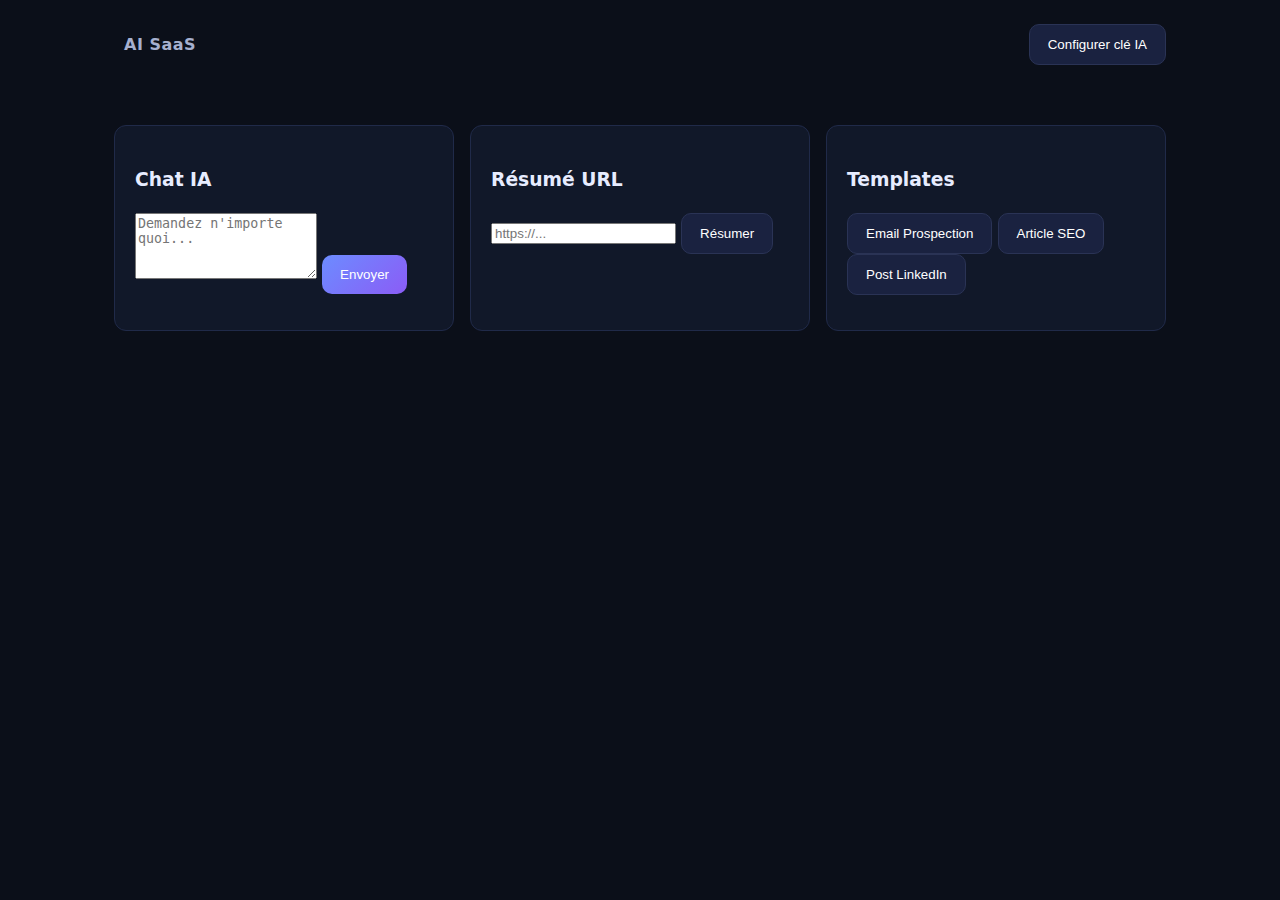
<file: app.html>
<!doctype html>
<html lang="fr">
<head>
  <meta charset="utf-8" />
  <meta name="viewport" content="width=device-width, initial-scale=1" />
  <title>AI SaaS — App</title>
  <link rel="stylesheet" href="/styles.css" />
</head>
<body>
  <div class="container">
    <nav class="nav">
      <a href="/" class="logo">AI SaaS</a>
      <div>
        <button id="set-key" class="btn">Configurer clé IA</button>
      </div>
    </nav>

    <section class="grid-3">
      <div class="card">
        <h3>Chat IA</h3>
        <textarea id="chat-input" rows="4" placeholder="Demandez n'importe quoi..."></textarea>
        <button id="chat-send" class="btn primary">Envoyer</button>
        <pre id="chat-out" style="white-space:pre-wrap"></pre>
      </div>
      <div class="card">
        <h3>Résumé URL</h3>
        <input id="url" placeholder="https://..." />
        <button id="summarize" class="btn">Résumer</button>
        <pre id="sum-out" style="white-space:pre-wrap"></pre>
      </div>
      <div class="card">
        <h3>Templates</h3>
        <button class="btn">Email Prospection</button>
        <button class="btn">Article SEO</button>
        <button class="btn">Post LinkedIn</button>
      </div>
    </section>
  </div>

  <script>
    async function call(prompt){
      const key = localStorage.getItem('HF_KEY')||'';
      const resp = await fetch('https://api-inference.huggingface.co/models/google/gemma-2b-it',{
        method:'POST',headers:{'Authorization':'Bearer '+key},
        body: JSON.stringify({inputs: prompt})
      });
      if(!resp.ok) return 'Configurez votre clé IA (HF_KEY)';
      const data = await resp.json();
      return data?.[0]?.generated_text || 'Réponse générée.';
    }
    document.getElementById('set-key').onclick=()=>{
      const v = prompt('Entrez votre clé HuggingFace (HF API Key)');
      if(v) localStorage.setItem('HF_KEY', v);
      alert('Clé sauvegardée');
    }
    document.getElementById('chat-send').onclick=async()=>{
      const prompt = document.getElementById('chat-input').value;
      document.getElementById('chat-out').textContent = '⏳';
      document.getElementById('chat-out').textContent = await call(prompt);
    }
    document.getElementById('summarize').onclick=async()=>{
      const url = document.getElementById('url').value;
      document.getElementById('sum-out').textContent = '⏳';
      document.getElementById('sum-out').textContent = await call('Résume cette page en 5 points clés: '+url);
    }
  </script>
</body>
</html>
</file>
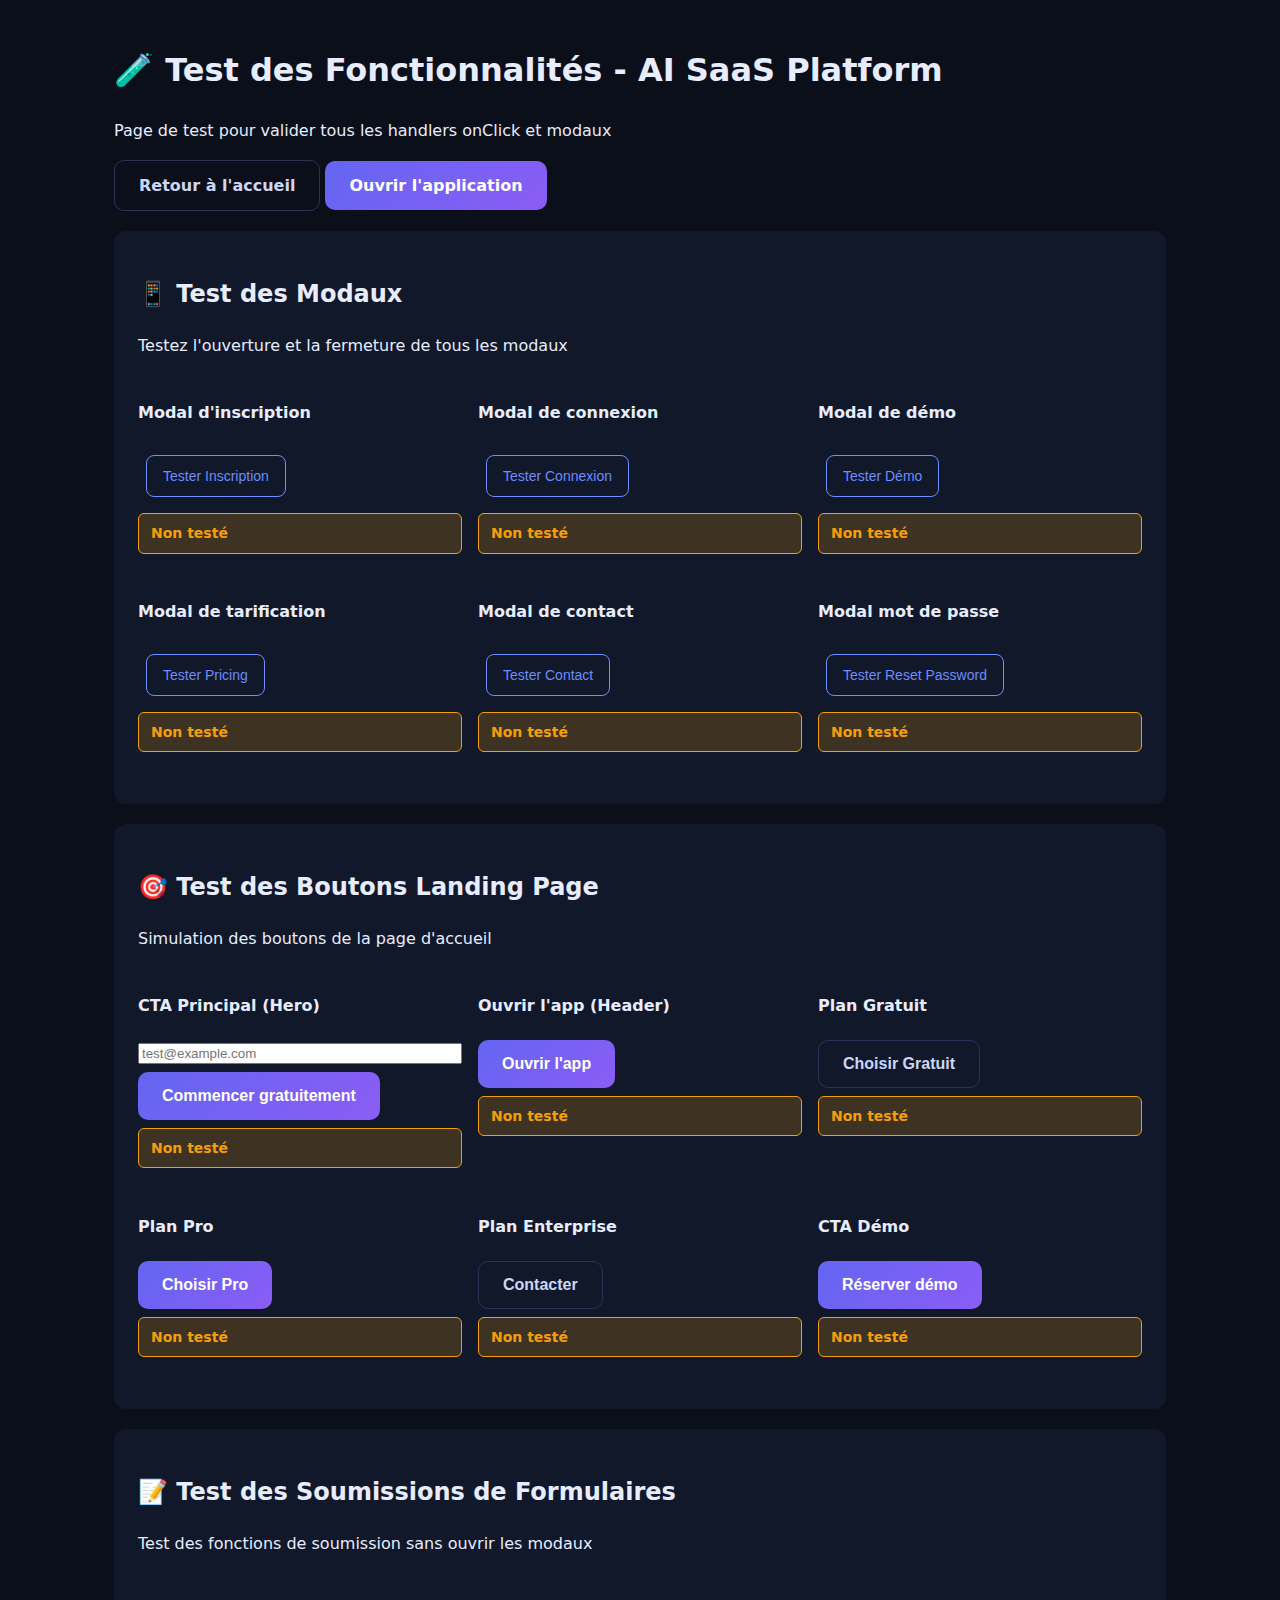
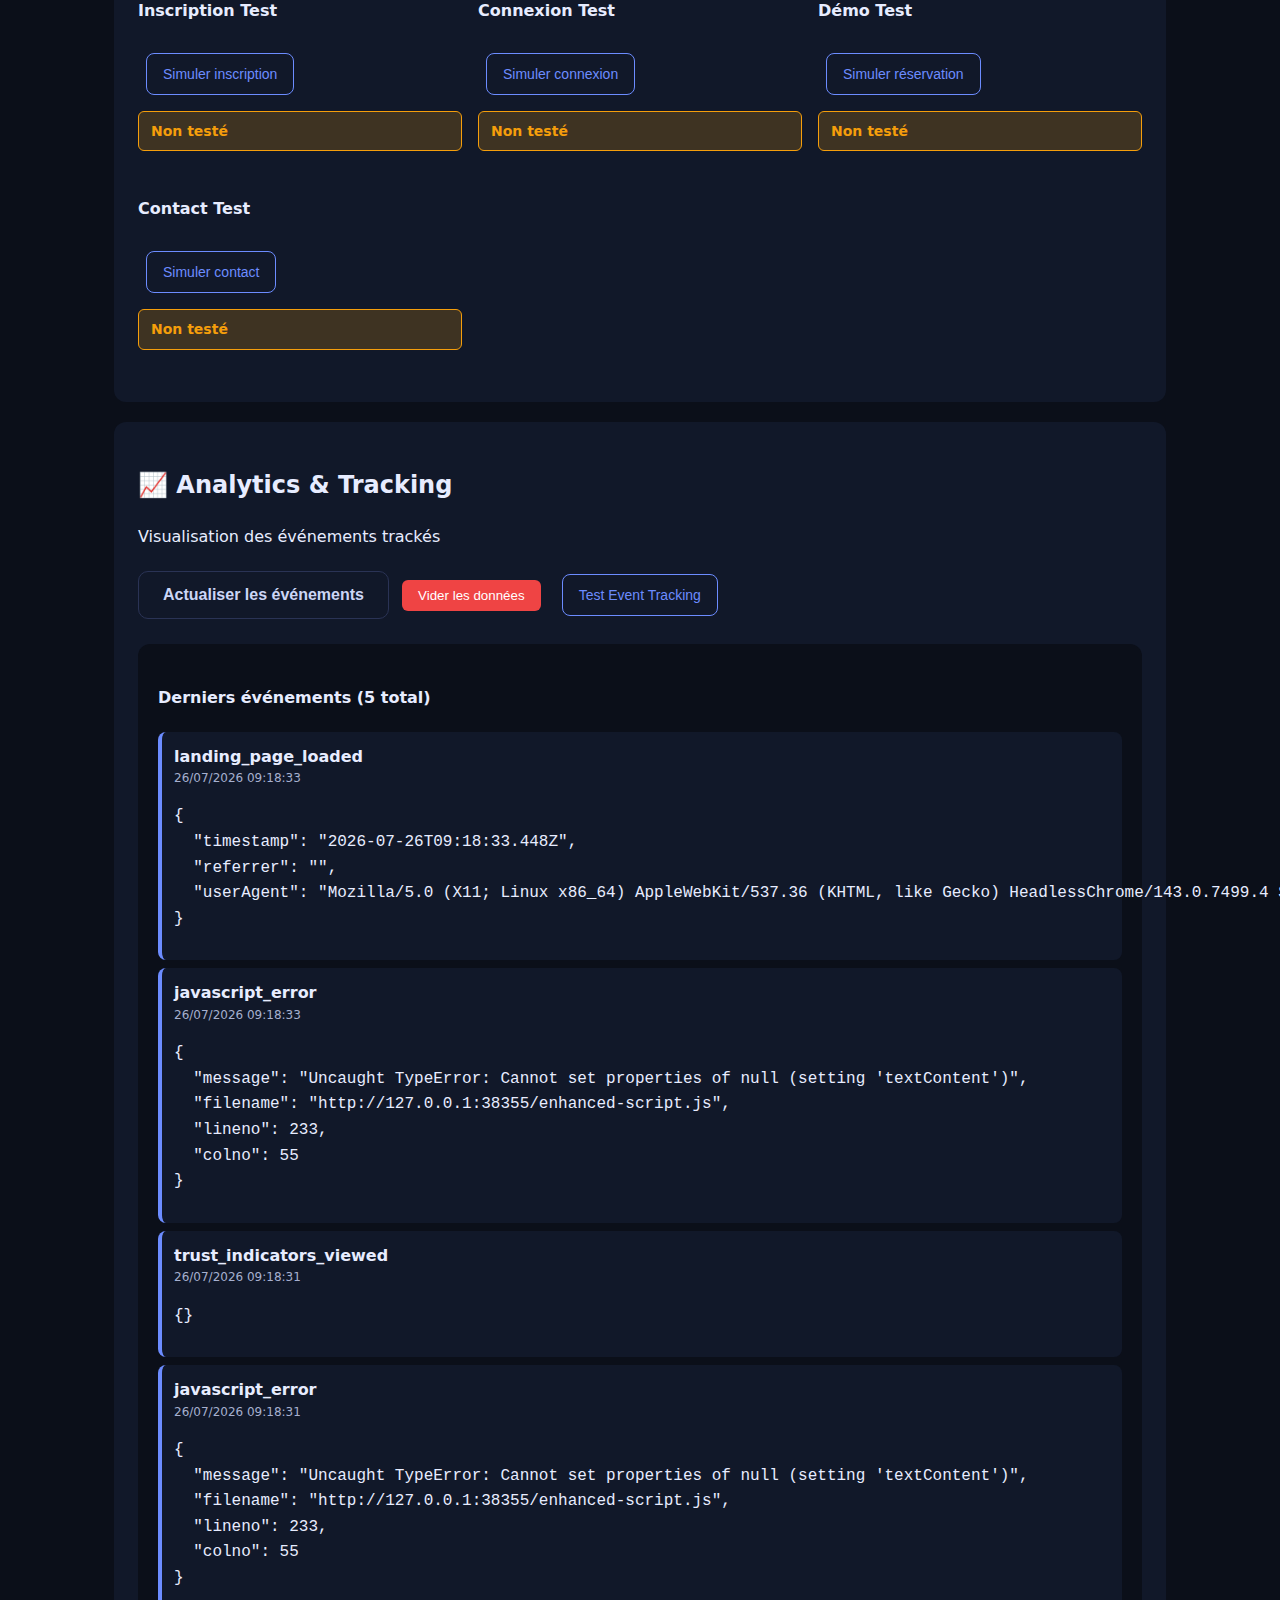
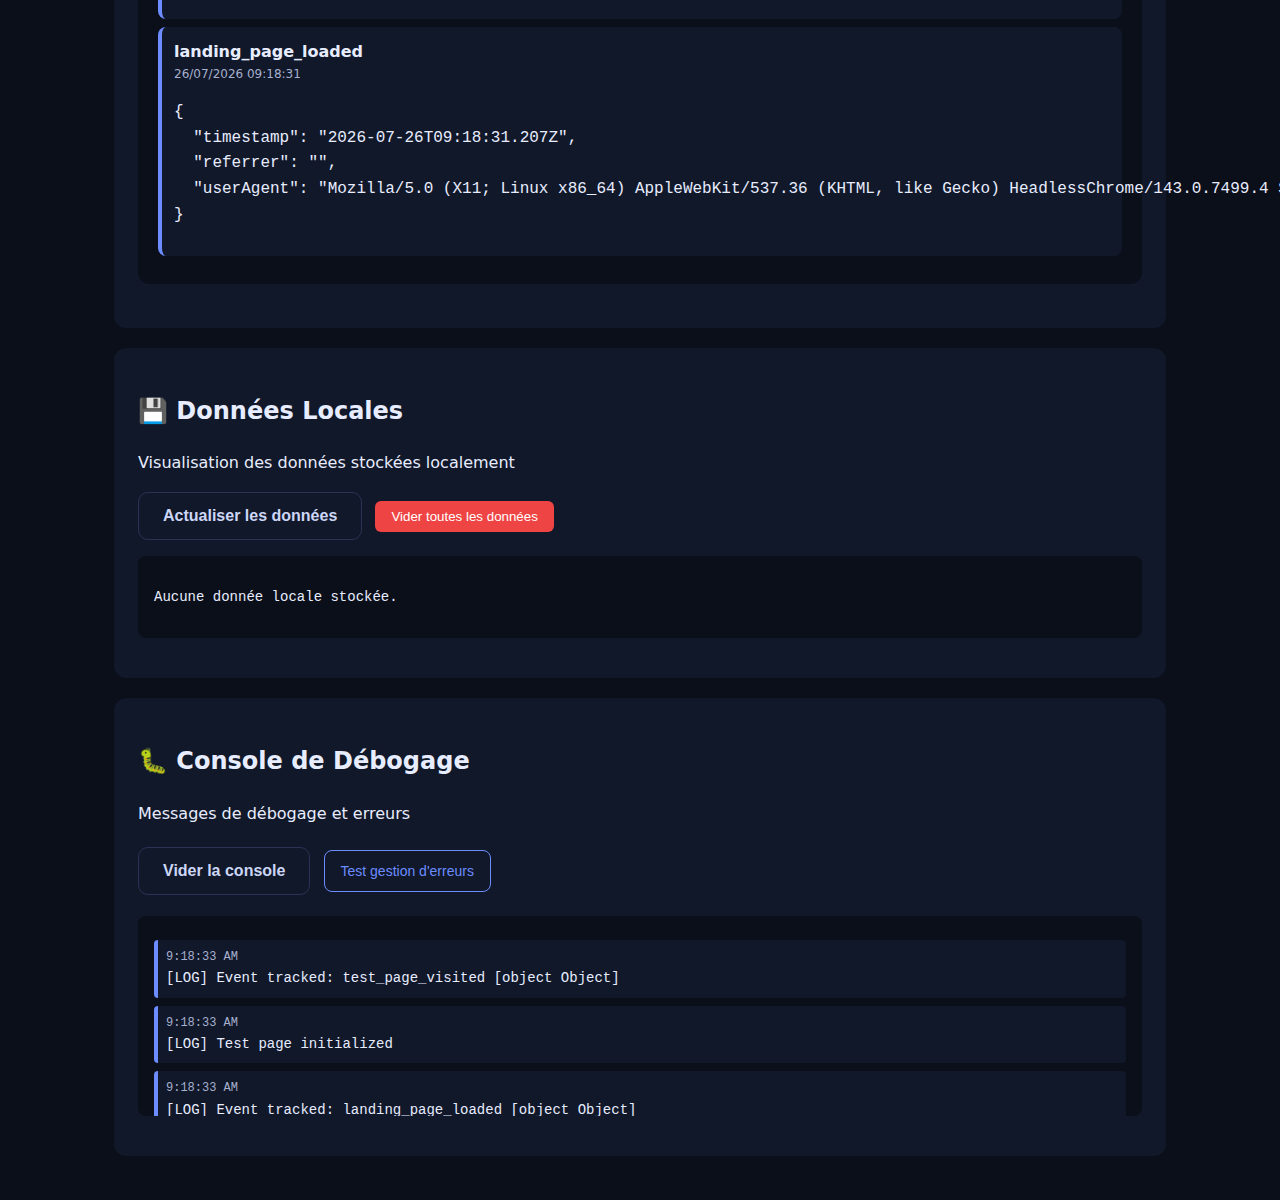
<file: test-functionality.html>
<!doctype html>
<html lang="fr">
<head>
  <meta charset="utf-8" />
  <meta name="viewport" content="width=device-width, initial-scale=1" />
  <title>Test des fonctionnalités - AI SaaS Platform</title>
  <link rel="stylesheet" href="/styles.css" />
  <link rel="stylesheet" href="/modal-styles.css" />
  <style>
    .test-section {
      background: var(--panel);
      margin: 20px 0;
      padding: 24px;
      border-radius: var(--radius);
      border: 1px solid var(--border);
    }
    
    .test-grid {
      display: grid;
      grid-template-columns: repeat(auto-fit, minmax(250px, 1fr));
      gap: 16px;
      margin: 20px 0;
    }
    
    .test-button {
      padding: 12px 16px;
      margin: 8px;
      border-radius: 8px;
      border: 1px solid var(--primary);
      background: transparent;
      color: var(--primary);
      cursor: pointer;
      transition: all 0.2s;
      font-size: 14px;
    }
    
    .test-button:hover {
      background: var(--primary);
      color: white;
    }
    
    .status {
      padding: 8px 12px;
      margin: 8px 0;
      border-radius: 6px;
      font-size: 14px;
      font-weight: 600;
    }
    
    .status.success {
      background: rgba(34, 197, 94, 0.2);
      color: var(--ok);
      border: 1px solid var(--ok);
    }
    
    .status.error {
      background: rgba(239, 68, 68, 0.2);
      color: var(--danger);
      border: 1px solid var(--danger);
    }
    
    .status.warning {
      background: rgba(245, 158, 11, 0.2);
      color: var(--warn);
      border: 1px solid var(--warn);
    }
    
    .test-results {
      background: var(--bg);
      padding: 16px;
      border-radius: 8px;
      margin: 16px 0;
      border: 1px solid var(--border);
      font-family: monospace;
      font-size: 14px;
      max-height: 200px;
      overflow-y: auto;
    }
    
    .analytics-viewer {
      background: var(--bg);
      padding: 20px;
      border-radius: 12px;
      margin: 20px 0;
      border: 1px solid var(--border);
    }
    
    .event-item {
      padding: 12px;
      margin: 8px 0;
      background: var(--panel);
      border-radius: 8px;
      border-left: 4px solid var(--primary);
    }
    
    .event-time {
      color: var(--muted);
      font-size: 12px;
    }
    
    .clear-data {
      background: var(--danger);
      color: white;
      border: none;
      padding: 8px 16px;
      border-radius: 6px;
      cursor: pointer;
      margin: 8px;
    }
  </style>
</head>
<body>
  <div class="container">
    <header>
      <h1>🧪 Test des Fonctionnalités - AI SaaS Platform</h1>
      <p>Page de test pour valider tous les handlers onClick et modaux</p>
      <div>
        <a href="/" class="btn outline">Retour à l'accueil</a>
        <a href="/app.html" class="btn primary">Ouvrir l'application</a>
      </div>
    </header>

    <!-- Test Section 1: Modal Components -->
    <section class="test-section">
      <h2>📱 Test des Modaux</h2>
      <p>Testez l'ouverture et la fermeture de tous les modaux</p>
      
      <div class="test-grid">
        <div>
          <h4>Modal d'inscription</h4>
          <button class="test-button" onclick="testModal('signup')">Tester Inscription</button>
          <div id="signup-status" class="status warning">Non testé</div>
        </div>
        
        <div>
          <h4>Modal de connexion</h4>
          <button class="test-button" onclick="testModal('login')">Tester Connexion</button>
          <div id="login-status" class="status warning">Non testé</div>
        </div>
        
        <div>
          <h4>Modal de démo</h4>
          <button class="test-button" onclick="testModal('demo')">Tester Démo</button>
          <div id="demo-status" class="status warning">Non testé</div>
        </div>
        
        <div>
          <h4>Modal de tarification</h4>
          <button class="test-button" onclick="testModal('pricing')">Tester Pricing</button>
          <div id="pricing-status" class="status warning">Non testé</div>
        </div>
        
        <div>
          <h4>Modal de contact</h4>
          <button class="test-button" onclick="testModal('contact')">Tester Contact</button>
          <div id="contact-status" class="status warning">Non testé</div>
        </div>
        
        <div>
          <h4>Modal mot de passe</h4>
          <button class="test-button" onclick="testModal('reset-password')">Tester Reset Password</button>
          <div id="reset-password-status" class="status warning">Non testé</div>
        </div>
      </div>
    </section>

    <!-- Test Section 2: Landing Page Buttons -->
    <section class="test-section">
      <h2>🎯 Test des Boutons Landing Page</h2>
      <p>Simulation des boutons de la page d'accueil</p>
      
      <div class="test-grid">
        <div>
          <h4>CTA Principal (Hero)</h4>
          <input id="test-email" placeholder="test@example.com" type="email" style="width: 100%; margin-bottom: 8px;" />
          <button class="btn primary" onclick="testHeroCTA()">Commencer gratuitement</button>
          <div id="hero-cta-status" class="status warning">Non testé</div>
        </div>
        
        <div>
          <h4>Ouvrir l'app (Header)</h4>
          <button class="btn primary" onclick="testOpenApp()">Ouvrir l'app</button>
          <div id="open-app-status" class="status warning">Non testé</div>
        </div>
        
        <div>
          <h4>Plan Gratuit</h4>
          <button class="btn outline" onclick="testPlanSelection('free')">Choisir Gratuit</button>
          <div id="free-plan-status" class="status warning">Non testé</div>
        </div>
        
        <div>
          <h4>Plan Pro</h4>
          <button class="btn primary" onclick="testPlanSelection('pro')">Choisir Pro</button>
          <div id="pro-plan-status" class="status warning">Non testé</div>
        </div>
        
        <div>
          <h4>Plan Enterprise</h4>
          <button class="btn outline" onclick="testPlanSelection('enterprise')">Contacter</button>
          <div id="enterprise-plan-status" class="status warning">Non testé</div>
        </div>
        
        <div>
          <h4>CTA Démo</h4>
          <button class="btn primary" onclick="testDemoCTA()">Réserver démo</button>
          <div id="demo-cta-status" class="status warning">Non testé</div>
        </div>
      </div>
    </section>

    <!-- Test Section 3: Form Submissions -->
    <section class="test-section">
      <h2>📝 Test des Soumissions de Formulaires</h2>
      <p>Test des fonctions de soumission sans ouvrir les modaux</p>
      
      <div class="test-grid">
        <div>
          <h4>Inscription Test</h4>
          <button class="test-button" onclick="testSignupSubmission()">Simuler inscription</button>
          <div id="signup-submit-status" class="status warning">Non testé</div>
        </div>
        
        <div>
          <h4>Connexion Test</h4>
          <button class="test-button" onclick="testLoginSubmission()">Simuler connexion</button>
          <div id="login-submit-status" class="status warning">Non testé</div>
        </div>
        
        <div>
          <h4>Démo Test</h4>
          <button class="test-button" onclick="testDemoSubmission()">Simuler réservation</button>
          <div id="demo-submit-status" class="status warning">Non testé</div>
        </div>
        
        <div>
          <h4>Contact Test</h4>
          <button class="test-button" onclick="testContactSubmission()">Simuler contact</button>
          <div id="contact-submit-status" class="status warning">Non testé</div>
        </div>
      </div>
    </section>

    <!-- Test Section 4: Analytics & Tracking -->
    <section class="test-section">
      <h2>📈 Analytics & Tracking</h2>
      <p>Visualisation des événements trackés</p>
      
      <div>
        <button class="btn outline" onclick="refreshAnalytics()">Actualiser les événements</button>
        <button class="clear-data" onclick="clearAnalytics()">Vider les données</button>
        <button class="test-button" onclick="testTrackEvent()">Test Event Tracking</button>
      </div>
      
      <div class="analytics-viewer" id="analytics-viewer">
        <p>Chargement des événements...</p>
      </div>
    </section>

    <!-- Test Section 5: Local Storage Data -->
    <section class="test-section">
      <h2>💾 Données Locales</h2>
      <p>Visualisation des données stockées localement</p>
      
      <div>
        <button class="btn outline" onclick="refreshLocalData()">Actualiser les données</button>
        <button class="clear-data" onclick="clearAllData()">Vider toutes les données</button>
      </div>
      
      <div class="test-results" id="local-data-viewer">
        <p>Chargement des données locales...</p>
      </div>
    </section>

    <!-- Console de débogage -->
    <section class="test-section">
      <h2>🐛 Console de Débogage</h2>
      <p>Messages de débogage et erreurs</p>
      
      <div>
        <button class="btn outline" onclick="clearConsole()">Vider la console</button>
        <button class="test-button" onclick="testErrorHandling()">Test gestion d'erreurs</button>
      </div>
      
      <div class="test-results" id="debug-console">
        <p>Console prête...</p>
      </div>
    </section>
  </div>

  <!-- Modal Container -->
  <div id="modal-container"></div>

  <!-- Scripts -->
  <script src="/modal-components.js"></script>
  <script src="/enhanced-script.js"></script>
  <script src="/script.js"></script>
  
  <!-- Test Scripts -->
  <script>
    let debugMessages = [];
    
    // Override console.log to capture messages
    const originalLog = console.log;
    console.log = function(...args) {
      originalLog.apply(console, args);
      debugMessages.push({
        type: 'log',
        message: args.join(' '),
        timestamp: new Date().toISOString()
      });
      updateDebugConsole();
    };
    
    // Override console.error to capture errors
    const originalError = console.error;
    console.error = function(...args) {
      originalError.apply(console, args);
      debugMessages.push({
        type: 'error',
        message: args.join(' '),
        timestamp: new Date().toISOString()
      });
      updateDebugConsole();
    };

    // Test Modal Functions
    function testModal(modalType) {
      try {
        console.log(`Testing modal: ${modalType}`);
        openModal(modalType);
        updateStatus(`${modalType}-status`, 'success', 'Modal ouvert avec succès');
        
        // Auto-close after 3 seconds for testing
        setTimeout(() => {
          closeModal();
          console.log(`Modal ${modalType} fermé automatiquement`);
        }, 3000);
      } catch (error) {
        console.error(`Erreur lors du test du modal ${modalType}:`, error);
        updateStatus(`${modalType}-status`, 'error', `Erreur: ${error.message}`);
      }
    }

    // Test Hero CTA
    function testHeroCTA() {
      const email = document.getElementById('test-email').value;
      if (!email) {
        updateStatus('hero-cta-status', 'error', 'Email requis pour le test');
        return;
      }
      
      try {
        console.log(`Testing Hero CTA with email: ${email}`);
        saveLead(email, 'test_hero_cta');
        updateStatus('hero-cta-status', 'success', 'CTA testé avec succès');
        
        // Simulate signup flow
        setTimeout(() => {
          openModal('signup');
        }, 1000);
      } catch (error) {
        console.error('Erreur test Hero CTA:', error);
        updateStatus('hero-cta-status', 'error', `Erreur: ${error.message}`);
      }
    }

    // Test Open App
    function testOpenApp() {
      try {
        console.log('Testing Open App functionality');
        trackEvent('test_open_app_clicked', { source: 'test_page' });
        
        const isLoggedIn = localStorage.getItem('isLoggedIn');
        if (isLoggedIn) {
          updateStatus('open-app-status', 'success', 'Redirection vers app (utilisateur connecté)');
          console.log('User is logged in, would redirect to /app.html');
        } else {
          updateStatus('open-app-status', 'success', 'Ouverture modal signup (utilisateur non connecté)');
          setTimeout(() => openModal('signup'), 500);
        }
      } catch (error) {
        console.error('Erreur test Open App:', error);
        updateStatus('open-app-status', 'error', `Erreur: ${error.message}`);
      }
    }

    // Test Plan Selection
    function testPlanSelection(planType) {
      try {
        console.log(`Testing plan selection: ${planType}`);
        trackEvent('test_plan_selected', { plan: planType, source: 'test_page' });
        
        switch (planType) {
          case 'free':
            updateStatus('free-plan-status', 'success', 'Ouverture modal signup');
            setTimeout(() => openModal('signup'), 500);
            break;
          case 'pro':
            localStorage.setItem('intendedPlan', 'pro');
            updateStatus('pro-plan-status', 'success', 'Ouverture modal pricing');
            setTimeout(() => openModal('pricing'), 500);
            break;
          case 'enterprise':
            updateStatus('enterprise-plan-status', 'success', 'Ouverture modal contact');
            setTimeout(() => openModal('contact'), 500);
            break;
        }
      } catch (error) {
        console.error(`Erreur test plan ${planType}:`, error);
        updateStatus(`${planType}-plan-status`, 'error', `Erreur: ${error.message}`);
      }
    }

    // Test Demo CTA
    function testDemoCTA() {
      try {
        console.log('Testing Demo CTA');
        trackEvent('test_demo_cta_clicked', { source: 'test_page' });
        updateStatus('demo-cta-status', 'success', 'Ouverture modal démo');
        setTimeout(() => openModal('demo'), 500);
      } catch (error) {
        console.error('Erreur test Demo CTA:', error);
        updateStatus('demo-cta-status', 'error', `Erreur: ${error.message}`);
      }
    }

    // Test Form Submissions
    function testSignupSubmission() {
      try {
        console.log('Testing signup submission');
        const testData = {
          email: 'test@example.com',
          name: 'Test User',
          company: 'Test Company',
          password: 'testpassword123'
        };
        
        // Simulate form data processing
        const userData = {
          ...testData,
          createdAt: new Date().toISOString(),
          plan: 'free',
          credits: 100
        };
        
        localStorage.setItem('user', JSON.stringify(userData));
        localStorage.setItem('isLoggedIn', 'true');
        
        updateStatus('signup-submit-status', 'success', 'Simulation inscription réussie');
        console.log('Signup simulation completed successfully');
      } catch (error) {
        console.error('Erreur test signup:', error);
        updateStatus('signup-submit-status', 'error', `Erreur: ${error.message}`);
      }
    }

    function testLoginSubmission() {
      try {
        console.log('Testing login submission');
        const storedUser = localStorage.getItem('user');
        if (storedUser) {
          localStorage.setItem('isLoggedIn', 'true');
          updateStatus('login-submit-status', 'success', 'Simulation connexion réussie');
          console.log('Login simulation completed successfully');
        } else {
          updateStatus('login-submit-status', 'error', 'Aucun utilisateur en mémoire (créez d\'abord un compte test)');
        }
      } catch (error) {
        console.error('Erreur test login:', error);
        updateStatus('login-submit-status', 'error', `Erreur: ${error.message}`);
      }
    }

    function testDemoSubmission() {
      try {
        console.log('Testing demo submission');
        const demoData = {
          name: 'Test User',
          email: 'test@example.com',
          company: 'Test Company',
          timestamp: new Date().toISOString()
        };
        
        const existingDemos = JSON.parse(localStorage.getItem('demoRequests') || '[]');
        existingDemos.push(demoData);
        localStorage.setItem('demoRequests', JSON.stringify(existingDemos));
        
        updateStatus('demo-submit-status', 'success', 'Simulation réservation démo réussie');
        console.log('Demo booking simulation completed successfully');
      } catch (error) {
        console.error('Erreur test demo:', error);
        updateStatus('demo-submit-status', 'error', `Erreur: ${error.message}`);
      }
    }

    function testContactSubmission() {
      try {
        console.log('Testing contact submission');
        const contactData = {
          name: 'Test User',
          email: 'test@example.com',
          company: 'Test Company',
          message: 'Test message for contact form',
          timestamp: new Date().toISOString()
        };
        
        const existingContacts = JSON.parse(localStorage.getItem('contactRequests') || '[]');
        existingContacts.push(contactData);
        localStorage.setItem('contactRequests', JSON.stringify(existingContacts));
        
        updateStatus('contact-submit-status', 'success', 'Simulation contact réussie');
        console.log('Contact submission simulation completed successfully');
      } catch (error) {
        console.error('Erreur test contact:', error);
        updateStatus('contact-submit-status', 'error', `Erreur: ${error.message}`);
      }
    }

    // Analytics Functions
    function testTrackEvent() {
      try {
        trackEvent('test_event', {
          test_data: 'sample data',
          timestamp: new Date().toISOString(),
          user_agent: navigator.userAgent
        });
        console.log('Test event tracked successfully');
        refreshAnalytics();
      } catch (error) {
        console.error('Erreur test tracking:', error);
      }
    }

    function refreshAnalytics() {
      try {
        const events = JSON.parse(localStorage.getItem('analyticsEvents') || '[]');
        const viewer = document.getElementById('analytics-viewer');
        
        if (events.length === 0) {
          viewer.innerHTML = '<p>Aucun événement tracké pour le moment.</p>';
          return;
        }
        
        const eventsHtml = events.slice(-10).reverse().map(event => `
          <div class="event-item">
            <strong>${event.event}</strong>
            <div class="event-time">${new Date(event.timestamp).toLocaleString('fr-FR')}</div>
            <pre>${JSON.stringify(event.data, null, 2)}</pre>
          </div>
        `).join('');
        
        viewer.innerHTML = `<h4>Derniers événements (${events.length} total)</h4>${eventsHtml}`;
      } catch (error) {
        console.error('Erreur refresh analytics:', error);
      }
    }

    function clearAnalytics() {
      localStorage.removeItem('analyticsEvents');
      refreshAnalytics();
      console.log('Analytics cleared');
    }

    // Local Storage Functions
    function refreshLocalData() {
      try {
        const viewer = document.getElementById('local-data-viewer');
        const data = {
          user: localStorage.getItem('user'),
          isLoggedIn: localStorage.getItem('isLoggedIn'),
          leads: localStorage.getItem('leads'),
          demoRequests: localStorage.getItem('demoRequests'),
          contactRequests: localStorage.getItem('contactRequests'),
          userCredits: localStorage.getItem('userCredits'),
          HF_KEY: localStorage.getItem('HF_KEY') ? '[CLÉ MASQUÉE]' : null
        };
        
        const dataHtml = Object.entries(data)
          .filter(([key, value]) => value !== null)
          .map(([key, value]) => {
            try {
              const parsed = key !== 'HF_KEY' ? JSON.parse(value) : value;
              return `<div><strong>${key}:</strong><br><pre>${JSON.stringify(parsed, null, 2)}</pre></div>`;
            } catch {
              return `<div><strong>${key}:</strong> ${value}</div>`;
            }
          }).join('<hr>');
        
        viewer.innerHTML = dataHtml || '<p>Aucune donnée locale stockée.</p>';
      } catch (error) {
        console.error('Erreur refresh local data:', error);
      }
    }

    function clearAllData() {
      const keys = ['user', 'isLoggedIn', 'leads', 'demoRequests', 'contactRequests', 'analyticsEvents', 'userCredits'];
      keys.forEach(key => localStorage.removeItem(key));
      refreshLocalData();
      refreshAnalytics();
      console.log('All local data cleared');
    }

    // Debug Console Functions
    function updateDebugConsole() {
      const console = document.getElementById('debug-console');
      if (!console) return;
      
      const messagesHtml = debugMessages.slice(-20).reverse().map(msg => `
        <div style="margin: 8px 0; padding: 8px; background: var(--panel); border-radius: 4px; border-left: 4px solid ${msg.type === 'error' ? 'var(--danger)' : 'var(--primary)'}">
          <div style="color: var(--muted); font-size: 12px;">${new Date(msg.timestamp).toLocaleTimeString()}</div>
          <div style="color: ${msg.type === 'error' ? 'var(--danger)' : 'var(--text)'}">[${msg.type.toUpperCase()}] ${msg.message}</div>
        </div>
      `).join('');
      
      console.innerHTML = messagesHtml || '<p>Aucun message de débogage.</p>';
    }

    function clearConsole() {
      debugMessages = [];
      updateDebugConsole();
    }

    function testErrorHandling() {
      try {
        // Intentionally cause an error
        throw new Error('Test error for debugging purposes');
      } catch (error) {
        console.error('Test error caught:', error.message);
      }
    }

    // Utility Functions
    function updateStatus(elementId, type, message) {
      const element = document.getElementById(elementId);
      if (element) {
        element.className = `status ${type}`;
        element.textContent = message;
      }
    }

    // Initialize page
    document.addEventListener('DOMContentLoaded', function() {
      console.log('Test page initialized');
      refreshAnalytics();
      refreshLocalData();
      
      // Track page visit
      trackEvent('test_page_visited', {
        timestamp: new Date().toISOString(),
        userAgent: navigator.userAgent
      });
    });
  </script>
</body>
</html>
</file>
<file: styles.css>
/* Design System */
:root{
  --bg:#0b0f19;--panel:#111829;--text:#e7ecff;--muted:#a6b0cf;--primary:#6c8cff;--accent:#8b5cf6;--ok:#22c55e;--warn:#f59e0b;--danger:#ef4444;
  --radius:12px;--shadow:0 10px 30px rgba(0,0,0,.25);
}
*{box-sizing:border-box}body{margin:0;font:16px/1.6 Inter,system-ui;background:var(--bg);color:var(--text)}
.container{max-width:1100px;margin:0 auto;padding:24px}
.nav{display:flex;justify-content:space-between;align-items:center}
.logo{font-weight:800;letter-spacing:.5px}
.nav a{color:var(--muted);margin:0 10px;text-decoration:none}
.btn{padding:12px 18px;border-radius:10px;border:1px solid #2a3355;background:#1a2240;color:#fff;cursor:pointer}
.btn.primary{background:linear-gradient(135deg,var(--primary),var(--accent));border:none}
.hero{padding:80px 0;text-align:center}
.hero h1{font-size:42px;line-height:1.1;margin:0 0 12px}
.sub{color:var(--muted);margin:0 0 18px}
.cta{display:flex;gap:12px;justify-content:center}
.cta input{padding:12px 16px;border-radius:10px;border:1px solid #2a3355;background:#0f1427;color:#fff;min-width:300px}
.trust{color:var(--muted);font-size:14px;margin-top:12px}
.demo{width:100%;max-width:880px;border-radius:var(--radius);box-shadow:var(--shadow);margin-top:24px}
.grid-3{display:grid;grid-template-columns:repeat(3,1fr);gap:16px;margin:60px 0}
.card{background:var(--panel);padding:20px;border-radius:var(--radius);border:1px solid #202a49}
.proof .logos{display:flex;gap:24px;list-style:none;padding:0;justify-content:center;color:var(--muted)}
.testimonials{display:grid;gap:12px;margin:24px 0}
.pricing{display:grid;grid-template-columns:repeat(3,1fr);gap:16px;margin:60px 0}
.plan{background:var(--panel);padding:20px;border-radius:var(--radius);border:1px solid #202a49;position:relative}
.plan.popular{transform:scale(1.02);border-color:var(--primary);box-shadow:0 10px 40px rgba(108,140,255,.25)}
.badge{position:absolute;top:-10px;right:12px;background:var(--primary);color:#0b0f19;padding:6px 10px;border-radius:999px;font-weight:700}
.faq details{background:var(--panel);padding:14px 16px;border-radius:var(--radius);margin:8px 0;border:1px solid #202a49}
.footer{color:var(--muted);text-align:center;margin:40px 0 10px}
@media(max-width:900px){.grid-3,.pricing{grid-template-columns:1fr}.cta{flex-direction:column;align-items:center}.cta input{min-width:auto;width:100%}}
</file>
<file: modal-styles.css>
/* Modal Styles for AI SaaS Platform */
/* Responsive, accessible, and conversion-optimized modal components */

/* Base Modal Styles */
.modal-overlay {
  position: fixed;
  top: 0;
  left: 0;
  width: 100%;
  height: 100%;
  background: rgba(0, 0, 0, 0.8);
  backdrop-filter: blur(4px);
  display: flex;
  align-items: center;
  justify-content: center;
  z-index: 10000;
  padding: 20px;
  animation: modalFadeIn 0.3s ease-out;
}

@keyframes modalFadeIn {
  from {
    opacity: 0;
    backdrop-filter: blur(0px);
  }
  to {
    opacity: 1;
    backdrop-filter: blur(4px);
  }
}

.modal-content {
  background: #1a1f36;
  border-radius: 16px;
  max-width: 500px;
  width: 100%;
  max-height: 90vh;
  overflow-y: auto;
  box-shadow: 0 25px 50px rgba(0, 0, 0, 0.5);
  animation: modalSlideIn 0.3s ease-out;
  border: 1px solid #2a3355;
}

.modal-large {
  max-width: 700px;
}

@keyframes modalSlideIn {
  from {
    opacity: 0;
    transform: translateY(-50px) scale(0.95);
  }
  to {
    opacity: 1;
    transform: translateY(0) scale(1);
  }
}

/* Modal Header */
.modal-header {
  padding: 24px 24px 16px;
  border-bottom: 1px solid #2a3355;
  display: flex;
  align-items: center;
  justify-content: space-between;
}

.modal-header h2 {
  margin: 0;
  color: white;
  font-size: 24px;
  font-weight: 700;
}

.modal-close {
  background: none;
  border: none;
  color: #8892b0;
  font-size: 28px;
  cursor: pointer;
  padding: 0;
  width: 32px;
  height: 32px;
  display: flex;
  align-items: center;
  justify-content: center;
  border-radius: 8px;
  transition: all 0.2s;
}

.modal-close:hover {
  background: #2a3355;
  color: white;
}

/* Modal Body */
.modal-body {
  padding: 24px;
}

/* Form Styles */
.input-group {
  margin-bottom: 20px;
}

.input-group label {
  display: block;
  margin-bottom: 6px;
  color: #ccd6f6;
  font-weight: 500;
  font-size: 14px;
}

.input-group input,
.input-group select,
.input-group textarea {
  width: 100%;
  padding: 12px 16px;
  border: 1.5px solid #2a3355;
  border-radius: 10px;
  background: #0f1419;
  color: white;
  font-size: 16px;
  transition: all 0.2s;
  box-sizing: border-box;
}

.input-group input:focus,
.input-group select:focus,
.input-group textarea:focus {
  outline: none;
  border-color: #6366f1;
  box-shadow: 0 0 0 3px rgba(99, 102, 241, 0.1);
}

.input-group textarea {
  min-height: 100px;
  resize: vertical;
  font-family: inherit;
}

/* Form Row for Side-by-Side Inputs */
.form-row {
  display: grid;
  grid-template-columns: 1fr 1fr;
  gap: 16px;
}

@media (max-width: 640px) {
  .form-row {
    grid-template-columns: 1fr;
  }
}

/* Checkbox and Radio Styles */
.checkbox-group {
  display: flex;
  align-items: flex-start;
  gap: 12px;
  margin-bottom: 16px;
}

.checkbox-group input[type="checkbox"],
.checkbox-group input[type="radio"] {
  width: auto;
  margin: 0;
  accent-color: #6366f1;
}

.checkbox-group label {
  margin: 0;
  color: #ccd6f6;
  font-size: 14px;
  line-height: 1.5;
  cursor: pointer;
}

.checkbox-group a {
  color: #6366f1;
  text-decoration: none;
}

.checkbox-group a:hover {
  text-decoration: underline;
}

/* Checkbox Grid for Multiple Options */
.checkbox-grid {
  display: grid;
  grid-template-columns: repeat(auto-fit, minmax(200px, 1fr));
  gap: 12px;
}

.checkbox-grid label {
  display: flex;
  align-items: center;
  gap: 8px;
  color: #ccd6f6;
  font-size: 14px;
  cursor: pointer;
}

/* Time Slots for Demo Modal */
.time-slots {
  display: flex;
  flex-direction: column;
  gap: 12px;
}

.time-slots label {
  display: flex;
  align-items: center;
  gap: 12px;
  color: #ccd6f6;
  cursor: pointer;
  padding: 12px;
  border: 1px solid #2a3355;
  border-radius: 8px;
  transition: all 0.2s;
}

.time-slots label:hover {
  border-color: #6366f1;
  background: rgba(99, 102, 241, 0.05);
}

/* Button Styles */
.btn {
  display: inline-flex;
  align-items: center;
  justify-content: center;
  gap: 8px;
  padding: 12px 24px;
  border-radius: 10px;
  font-weight: 600;
  font-size: 16px;
  text-decoration: none;
  cursor: pointer;
  transition: all 0.2s;
  border: none;
  min-height: 48px;
}

.btn.primary {
  background: linear-gradient(135deg, #6366f1 0%, #8b5cf6 100%);
  color: white;
}

.btn.primary:hover {
  transform: translateY(-2px);
  box-shadow: 0 8px 25px rgba(99, 102, 241, 0.3);
}

.btn.primary:active {
  transform: translateY(0);
}

.btn.outline {
  background: transparent;
  border: 1.5px solid #2a3355;
  color: #ccd6f6;
}

.btn.outline:hover {
  border-color: #6366f1;
  color: #6366f1;
}

.btn.full-width {
  width: 100%;
}

.btn:disabled {
  opacity: 0.6;
  cursor: not-allowed;
  transform: none !important;
}

/* Spinner for Loading States */
.spinner {
  width: 16px;
  height: 16px;
  border: 2px solid rgba(255, 255, 255, 0.3);
  border-top: 2px solid white;
  border-radius: 50%;
  animation: spin 1s linear infinite;
}

@keyframes spin {
  0% { transform: rotate(0deg); }
  100% { transform: rotate(360deg); }
}

/* Modal Footer */
.modal-footer {
  margin-top: 24px;
  padding-top: 20px;
  border-top: 1px solid #2a3355;
  text-align: center;
}

.modal-footer p {
  margin: 8px 0;
  color: #8892b0;
  font-size: 14px;
}

.modal-footer a {
  color: #6366f1;
  text-decoration: none;
}

.modal-footer a:hover {
  text-decoration: underline;
}

/* Trust Indicators */
.trust-indicators {
  display: flex;
  justify-content: center;
  gap: 20px;
  margin-top: 16px;
  font-size: 12px;
  color: #8892b0;
}

@media (max-width: 640px) {
  .trust-indicators {
    flex-direction: column;
    gap: 8px;
  }
}

/* Demo Modal Specific Styles */
.demo-intro {
  background: linear-gradient(135deg, rgba(99, 102, 241, 0.1) 0%, rgba(139, 92, 246, 0.1) 100%);
  padding: 20px;
  border-radius: 12px;
  margin-bottom: 24px;
  border: 1px solid rgba(99, 102, 241, 0.2);
}

.demo-benefits {
  display: grid;
  grid-template-columns: repeat(auto-fit, minmax(200px, 1fr));
  gap: 12px;
  margin-top: 16px;
}

.benefit {
  color: #ccd6f6;
  font-size: 14px;
  font-weight: 500;
}

.demo-note {
  font-size: 14px !important;
  color: #64ffda !important;
  font-weight: 600 !important;
  text-align: center;
}

/* Contact Modal Specific Styles */
.contact-intro {
  text-align: center;
  margin-bottom: 24px;
}

.contact-stats {
  display: flex;
  justify-content: center;
  gap: 24px;
  margin-top: 16px;
}

.contact-stats .stat {
  color: #64ffda;
  font-size: 14px;
  font-weight: 500;
}

.contact-methods {
  display: flex;
  flex-direction: column;
  gap: 8px;
  font-size: 14px;
  color: #8892b0;
  align-items: center;
}

/* Pricing Modal Specific Styles */
.pricing-toggle {
  display: flex;
  align-items: center;
  justify-content: center;
  gap: 12px;
  margin-bottom: 32px;
}

.switch {
  position: relative;
  display: inline-block;
  width: 48px;
  height: 24px;
}

.switch input {
  opacity: 0;
  width: 0;
  height: 0;
}

.slider {
  position: absolute;
  cursor: pointer;
  top: 0;
  left: 0;
  right: 0;
  bottom: 0;
  background-color: #2a3355;
  transition: .4s;
  border-radius: 24px;
}

.slider:before {
  position: absolute;
  content: "";
  height: 18px;
  width: 18px;
  left: 3px;
  bottom: 3px;
  background-color: white;
  transition: .4s;
  border-radius: 50%;
}

input:checked + .slider {
  background-color: #6366f1;
}

input:checked + .slider:before {
  transform: translateX(24px);
}

.pricing-plans {
  display: grid;
  grid-template-columns: repeat(auto-fit, minmax(280px, 1fr));
  gap: 24px;
  margin-bottom: 32px;
}

.plan-card {
  background: #0f1419;
  border: 2px solid #2a3355;
  border-radius: 16px;
  padding: 24px;
  position: relative;
  transition: all 0.3s;
}

.plan-card:hover {
  border-color: #6366f1;
  transform: translateY(-4px);
  box-shadow: 0 12px 40px rgba(99, 102, 241, 0.15);
}

.plan-card.popular {
  border-color: #6366f1;
  background: linear-gradient(135deg, rgba(99, 102, 241, 0.05) 0%, rgba(139, 92, 246, 0.05) 100%);
}

.plan-badge {
  position: absolute;
  top: -12px;
  left: 50%;
  transform: translateX(-50%);
  background: linear-gradient(135deg, #6366f1 0%, #8b5cf6 100%);
  color: white;
  padding: 6px 16px;
  border-radius: 20px;
  font-size: 12px;
  font-weight: 600;
}

.plan-header {
  text-align: center;
  margin-bottom: 24px;
}

.plan-header h3 {
  margin: 0 0 8px;
  color: white;
  font-size: 20px;
  font-weight: 700;
}

.plan-price {
  display: flex;
  align-items: baseline;
  justify-content: center;
  gap: 4px;
  margin: 16px 0 8px;
}

.price {
  font-size: 32px;
  font-weight: 700;
  color: #6366f1;
}

.period {
  color: #8892b0;
  font-size: 16px;
}

.plan-savings {
  color: #64ffda;
  font-size: 14px;
  font-weight: 600;
  text-align: center;
}

.plan-features {
  margin-bottom: 24px;
}

.feature {
  padding: 8px 0;
  color: #ccd6f6;
  font-size: 14px;
  display: flex;
  align-items: center;
  gap: 8px;
}

.feature-disabled {
  padding: 8px 0;
  color: #8892b0;
  font-size: 14px;
  display: flex;
  align-items: center;
  gap: 8px;
  opacity: 0.6;
}

.pricing-guarantee {
  text-align: center;
  color: #8892b0;
  font-size: 14px;
}

.pricing-guarantee p {
  margin: 8px 0;
}

/* Form Notes */
.form-note {
  color: #8892b0;
  font-size: 14px;
  margin: 12px 0;
  text-align: center;
}

/* Notification Styles */
.notification {
  position: fixed;
  top: 20px;
  right: 20px;
  z-index: 10001;
  max-width: 400px;
  border-radius: 12px;
  box-shadow: 0 10px 40px rgba(0, 0, 0, 0.3);
  animation: notificationSlideIn 0.3s ease-out;
}

.notification.success {
  background: linear-gradient(135deg, #10b981 0%, #059669 100%);
  color: white;
}

.notification.error {
  background: linear-gradient(135deg, #ef4444 0%, #dc2626 100%);
  color: white;
}

.notification.info {
  background: linear-gradient(135deg, #6366f1 0%, #4f46e5 100%);
  color: white;
}

@keyframes notificationSlideIn {
  from {
    opacity: 0;
    transform: translateX(100%);
  }
  to {
    opacity: 1;
    transform: translateX(0);
  }
}

.notification-content {
  padding: 16px 20px;
  display: flex;
  align-items: center;
  justify-content: space-between;
  gap: 12px;
}

.notification button {
  background: none;
  border: none;
  color: white;
  font-size: 20px;
  cursor: pointer;
  padding: 0;
  opacity: 0.8;
}

.notification button:hover {
  opacity: 1;
}

/* Utility Classes */
.hidden {
  display: none !important;
}

.text-center {
  text-align: center;
}

/* Responsive Design */
@media (max-width: 768px) {
  .modal-content {
    margin: 10px;
    max-width: calc(100% - 20px);
  }
  
  .modal-header {
    padding: 20px 20px 16px;
  }
  
  .modal-body {
    padding: 20px;
  }
  
  .modal-header h2 {
    font-size: 20px;
  }
  
  .pricing-plans {
    grid-template-columns: 1fr;
  }
  
  .contact-stats {
    flex-direction: column;
    gap: 12px;
  }
  
  .demo-benefits {
    grid-template-columns: 1fr;
  }
}

@media (max-width: 480px) {
  .modal-overlay {
    padding: 10px;
  }
  
  .modal-content {
    border-radius: 12px;
  }
  
  .modal-header {
    padding: 16px 16px 12px;
  }
  
  .modal-body {
    padding: 16px;
  }
  
  .pricing-toggle {
    flex-direction: column;
    gap: 8px;
    text-align: center;
  }
  
  .trust-indicators {
    flex-direction: column;
    gap: 6px;
  }
}

/* Accessibility Improvements */
@media (prefers-reduced-motion: reduce) {
  .modal-overlay,
  .modal-content,
  .notification {
    animation: none;
  }
  
  .btn:hover {
    transform: none;
  }
  
  .plan-card:hover {
    transform: none;
  }
}

/* High Contrast Mode */
@media (prefers-contrast: high) {
  .modal-content {
    border-width: 2px;
  }
  
  .input-group input,
  .input-group select,
  .input-group textarea {
    border-width: 2px;
  }
  
  .btn.outline {
    border-width: 2px;
  }
}

/* Focus Management */
.modal-content:focus {
  outline: none;
}

/* Ensure proper contrast ratios */
.modal-overlay {
  background: rgba(0, 0, 0, 0.85);
}

/* Print Styles (Hide Modals) */
@media print {
  .modal-overlay {
    display: none !important;
  }
}
</file>
